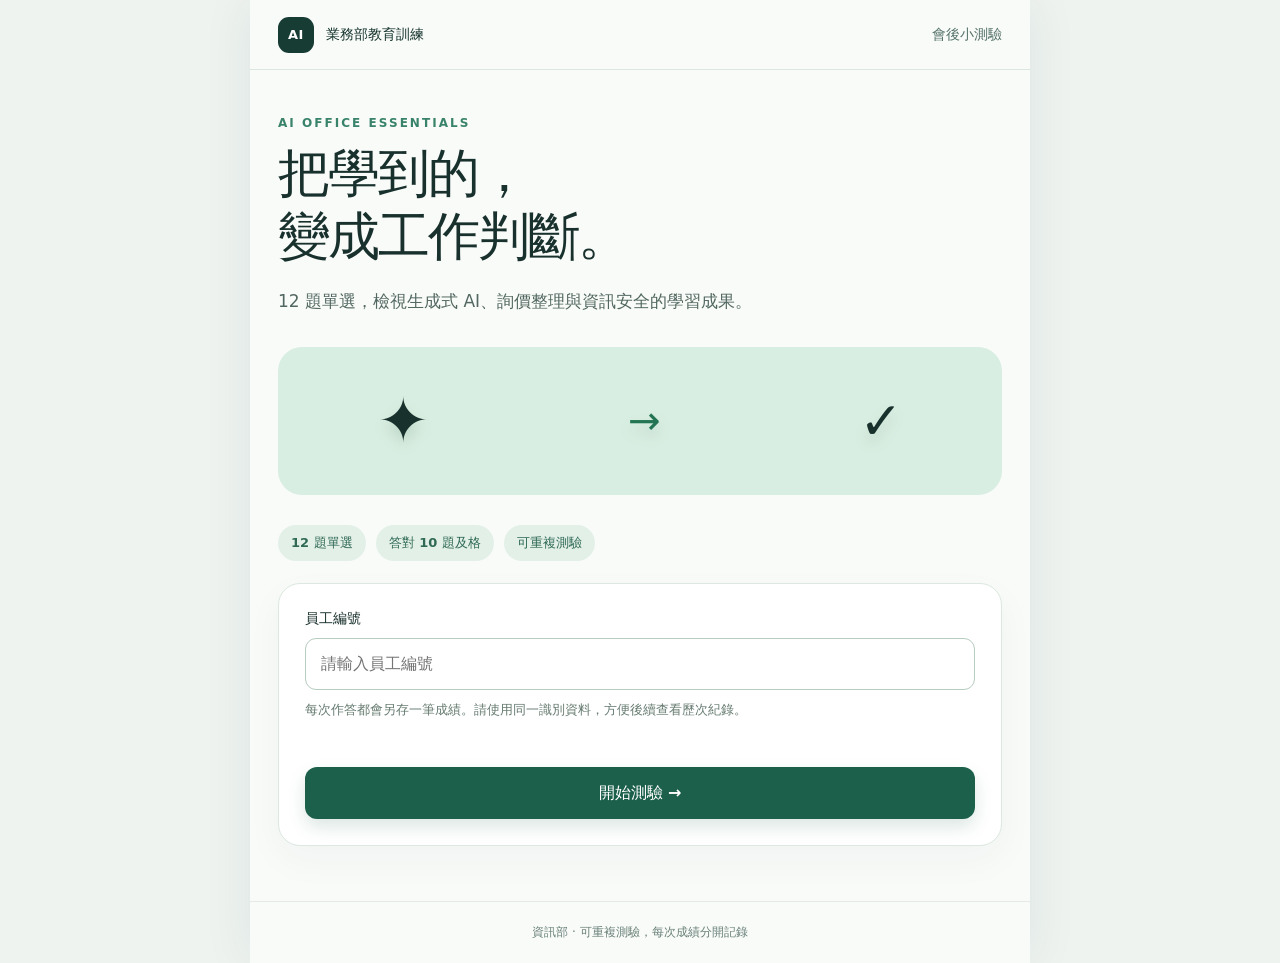
<file: index.html>
<!doctype html>
<html lang="zh-Hant">
<head>
  <meta charset="utf-8">
  <meta name="viewport" content="width=device-width, initial-scale=1, viewport-fit=cover">
  <meta name="theme-color" content="#122b27">
  <meta name="description" content="生成式 AI 辦公應用入門｜業務部教育訓練會後小測驗">
  <title>AI 教育訓練｜會後小測驗</title>
  <link rel="stylesheet" href="styles.css">
</head>
<body>
  <div class="shell">
    <header class="topbar"><span class="brand-mark">AI</span><span>業務部教育訓練</span><span class="topbar-end">會後小測驗</span></header>
    <main id="app" aria-live="polite"></main>
    <footer>資訊部 · 可重複測驗，每次成績分開記錄</footer>
  </div>
  <iframe name="sheet-submit-frame" id="sheet-submit-frame" title="成績傳送" hidden></iframe>
  <script src="config.js"></script>
  <script src="quiz.js"></script>
  <script src="app.js"></script>
</body>
</html>
</file>
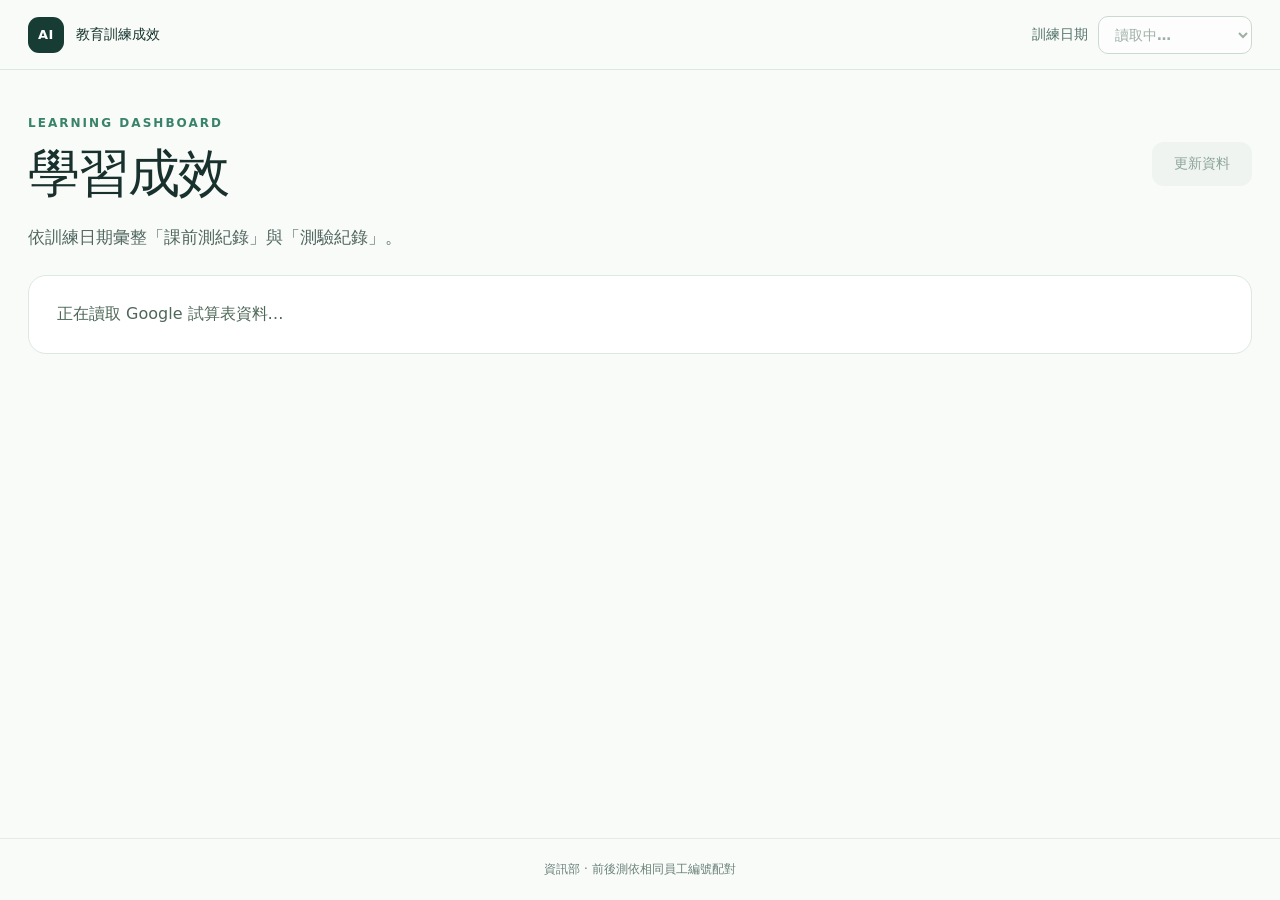
<file: dashboard.html>
<!doctype html>
<html lang="zh-Hant">
<head>
  <meta charset="utf-8">
  <meta name="viewport" content="width=device-width, initial-scale=1, viewport-fit=cover">
  <meta name="theme-color" content="#122b27">
  <meta name="robots" content="noindex,nofollow">
  <title>學習成效｜AI 教育訓練</title>
  <link rel="stylesheet" href="styles.css">
  <link rel="stylesheet" href="dashboard.css?v=5">
</head>
<body>
  <div class="shell dashboard-shell">
    <header class="topbar"><span class="brand-mark">AI</span><span>教育訓練成效</span><label class="topbar-end date-switch" for="session-date">訓練日期 <select id="session-date" aria-label="選擇訓練日期" disabled><option>讀取中…</option></select></label></header>
    <main id="dashboard" aria-live="polite">
      <p class="eyebrow">LEARNING DASHBOARD</p>
      <div class="dashboard-heading"><div><h1 class="hero-title">學習成效</h1><p class="lead">依訓練日期彙整「課前測紀錄」與「測驗紀錄」。</p></div><button class="btn btn-secondary refresh" id="refresh" type="button">更新資料</button></div>
      <div id="dashboard-content" role="status">正在讀取 Google 試算表資料…</div>
    </main>
    <footer>資訊部 · 前後測依相同員工編號配對</footer>
  </div>
  <iframe id="stats-frame" title="讀取成績統計" hidden></iframe>
  <script src="config.js"></script>
  <script src="quiz.js"></script>
  <script src="dashboard.js?v=5"></script>
</body>
</html>
</file>
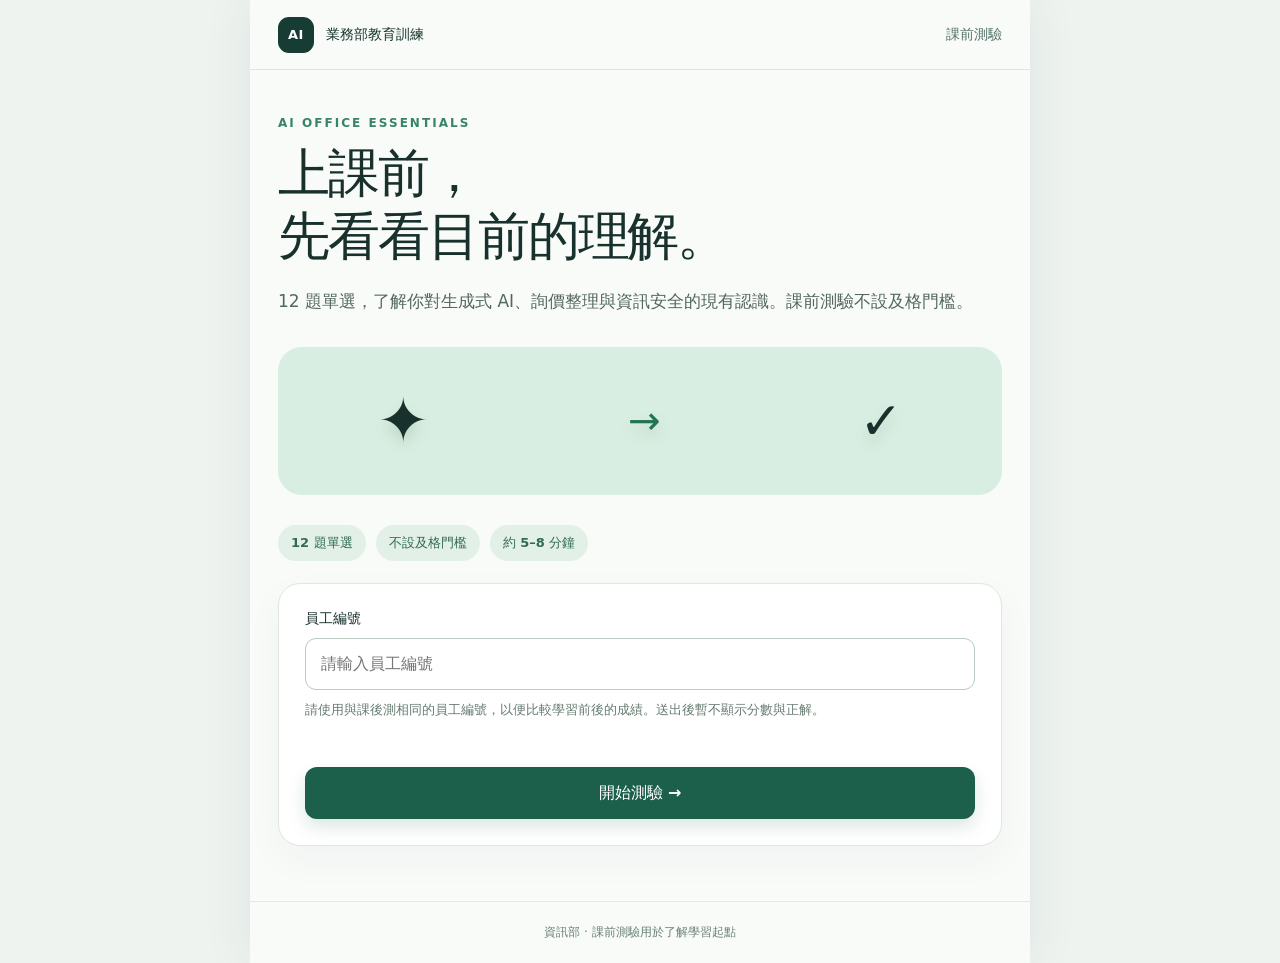
<file: pretest.html>
<!doctype html>
<html lang="zh-Hant">
<head>
  <meta charset="utf-8">
  <meta name="viewport" content="width=device-width, initial-scale=1, viewport-fit=cover">
  <meta name="theme-color" content="#122b27">
  <meta name="description" content="生成式 AI 辦公應用入門｜業務部教育訓練課前測驗">
  <title>AI 教育訓練｜課前測驗</title>
  <link rel="stylesheet" href="styles.css">
</head>
<body data-assessment="pre">
  <div class="shell">
    <header class="topbar"><span class="brand-mark">AI</span><span>業務部教育訓練</span><span class="topbar-end">課前測驗</span></header>
    <main id="app" aria-live="polite"></main>
    <footer>資訊部 · 課前測驗用於了解學習起點</footer>
  </div>
  <iframe name="sheet-submit-frame" id="sheet-submit-frame" title="作答傳送" hidden></iframe>
  <script src="config.js"></script>
  <script src="pretest-quiz.js"></script>
  <script src="app.js"></script>
</body>
</html>
</file>
<file: styles.css>
:root{font-family:Inter,"Noto Sans TC","Microsoft JhengHei",system-ui,sans-serif;color:#19312d;background:#eef3f0;font-synthesis:none}*{box-sizing:border-box}body{margin:0;min-height:100vh}.shell{max-width:780px;min-height:100vh;margin:auto;background:#f9fbf9;box-shadow:0 0 48px #18322b13;display:flex;flex-direction:column}.topbar{height:70px;display:flex;align-items:center;gap:12px;padding:0 28px;color:#17352e;font-size:14px;font-weight:700;border-bottom:1px solid #dce7e0}.brand-mark{display:grid;place-items:center;background:#173c34;color:#fff;border-radius:11px;width:36px;height:36px;font-size:13px;letter-spacing:.04em}.topbar-end{margin-left:auto;color:#55736a;font-weight:600}main{flex:1;padding:46px 28px 55px}footer{padding:22px 28px;text-align:center;color:#698078;font-size:12px;border-top:1px solid #e4ebe6}.eyebrow{text-transform:uppercase;letter-spacing:.17em;color:#38836a;font-size:12px;font-weight:800;margin:0 0 12px}.hero-title{font-size:clamp(32px,6vw,52px);line-height:1.22;letter-spacing:-.04em;margin:0 0 18px}.lead{font-size:17px;line-height:1.75;color:#51675f;margin:0 0 28px}.hero-art{background:#d9eee2;border-radius:24px;min-height:148px;margin:30px 0;display:flex;align-items:center;justify-content:space-around;overflow:hidden}.hero-art span{font-size:62px;filter:drop-shadow(0 8px 7px #184e2b26)}.hero-art span:nth-child(2){font-size:39px;color:#237452}.hero-art span:nth-child(3){font-size:52px}.panel{background:white;border:1px solid #dce8e0;box-shadow:0 14px 38px #193e2b0a;border-radius:22px;padding:26px}.meta-row{display:flex;gap:10px;flex-wrap:wrap;margin:22px 0}.pill{background:#e3f0e8;color:#306a55;border-radius:999px;padding:9px 13px;font-weight:700;font-size:13px}.field-label{display:block;font-size:14px;font-weight:700;margin:0 0 10px}input[type=text]{width:100%;min-height:52px;border:1.5px solid #b8ccc0;background:#fff;border-radius:11px;padding:12px 15px;font:inherit;font-size:16px;color:#19312d}input:focus-visible,button:focus-visible{outline:3px solid #84c6a4;outline-offset:2px}.help{color:#667b70;font-size:13px;line-height:1.5;margin:10px 0 0}.error{color:#a83636;font-size:14px;min-height:22px;margin:8px 0 0}.actions{display:flex;gap:12px;margin-top:28px}.btn{border:0;border-radius:12px;min-height:52px;padding:13px 22px;font:inherit;font-size:16px;font-weight:800;cursor:pointer}.btn-primary{background:#1c604b;color:#fff;box-shadow:0 8px 17px #1c604b27}.btn-primary:hover{background:#124b39}.btn-secondary{background:#e6eee8;color:#24513f}.btn:disabled{opacity:.5;cursor:not-allowed}.actions .btn{flex:1}.progress-row{display:flex;justify-content:space-between;color:#567568;font-size:14px;font-weight:700;margin-bottom:12px}.progress-track{height:8px;background:#dae8dd;border-radius:99px;overflow:hidden;margin-bottom:32px}.progress-fill{height:100%;background:#50a976;border-radius:99px;transition:width .2s}.question-title{font-size:clamp(23px,4vw,31px);letter-spacing:-.025em;line-height:1.48;margin:0 0 28px}.choices{display:grid;gap:12px}.choice{display:flex;gap:15px;align-items:flex-start;min-height:72px;padding:17px;background:#fff;border:1.5px solid #d8e6db;border-radius:14px;cursor:pointer;line-height:1.55}.choice:hover{border-color:#86b79a}.choice:has(input:checked){border-color:#238158;background:#edf8f0;box-shadow:0 0 0 1px #238158}.choice input{margin-top:5px;accent-color:#238158;flex:none}.choice-letter{font-weight:800;color:#237452}.review-title{font-size:28px;line-height:1.35;margin:0 0 16px}.review-list{display:grid;gap:10px;padding:0;list-style:none}.review-list li{display:flex;justify-content:space-between;align-items:center;padding:13px 15px;background:#fff;border:1px solid #e1ebe4;border-radius:11px;font-size:14px}.review-list a{color:#245a49;text-decoration:none;font-weight:700}.score-circle{width:154px;height:154px;border-radius:50%;display:flex;align-items:center;justify-content:center;flex-direction:column;background:#d9f1df;color:#18543b;margin:22px auto}.score-circle.fail{background:#fae9dc;color:#8c4c27}.score-number{font-size:49px;font-weight:900;line-height:1}.score-unit{font-size:14px;font-weight:700}.result-heading{text-align:center;font-size:30px;margin:0 0 7px}.result-detail{text-align:center;color:#5d7165;line-height:1.6}.status{border-radius:12px;padding:13px 15px;margin:20px 0;line-height:1.55;font-size:14px}.status.ok{background:#e4f3e8;color:#205b3d}.status.warn{background:#fff3dc;color:#77540a}.answer-review{margin-top:30px}.answer-review details{background:#fff;border:1px solid #dce7df;border-radius:12px;padding:15px;margin:10px 0;line-height:1.55}.answer-review summary{cursor:pointer;font-weight:700}.answer-review .wrong{color:#b04a39}.answer-review .right{color:#237452}.muted{color:#60776c}.loading{display:inline-block;width:17px;height:17px;border:2px solid currentColor;border-right-color:transparent;border-radius:50%;animation:spin .7s linear infinite;vertical-align:middle;margin-right:8px}@keyframes spin{to{transform:rotate(360deg)}}@media(max-width:560px){.topbar{height:62px;padding:0 18px}.topbar-end{display:none}main{padding:34px 18px 45px}.panel{padding:22px 18px}.hero-art{min-height:116px}.hero-art span{font-size:48px}.hero-art span:nth-child(2){font-size:31px}.hero-art span:nth-child(3){font-size:43px}.actions{position:sticky;bottom:0;background:#f9fbf9;padding:13px 0 max(13px,env(safe-area-inset-bottom));margin:14px 0 -13px}.btn{padding:12px}.choice{min-height:68px}}
.quiz-topic{display:inline-block;letter-spacing:0;text-transform:none;background:#e3f0e8;color:#28654d;border-radius:99px;padding:5px 9px;font-size:11px;margin-left:8px;vertical-align:middle}
</file>
<file: dashboard.css>
.dashboard-shell{max-width:1280px}.dashboard-heading{display:flex;justify-content:space-between;align-items:start;gap:20px}.dashboard-heading .lead{margin-bottom:22px}.refresh{white-space:nowrap;min-height:42px;font-size:14px}.nav-link{text-decoration:none}.nav-link:hover{text-decoration:underline}.kpi-grid{display:grid;grid-template-columns:repeat(4,minmax(0,1fr));gap:13px;margin:16px 0 28px}.kpi{background:#fff;border:1px solid #dce8e0;border-radius:18px;padding:22px 19px;box-shadow:0 8px 25px #193e2b09}.kpi-label{font-size:13px;color:#60786b;font-weight:700}.kpi-number{display:block;font-weight:900;font-size:clamp(28px,4vw,42px);letter-spacing:-.04em;margin:9px 0 3px;color:#185744}.kpi-note{font-size:12px;color:#72877b}.dashboard-grid{display:grid;grid-template-columns:1fr 1fr;gap:16px}.chart-panel{background:#fff;border:1px solid #dce8e0;border-radius:20px;padding:24px}.chart-panel h2{font-size:20px;margin:0 0 8px}.chart-intro{font-size:13px;line-height:1.55;color:#6b8073;margin:0 0 22px}.chart-row{display:grid;grid-template-columns:70px 1fr 43px;gap:11px;align-items:center;margin:15px 0;font-size:14px}.chart-row strong{text-align:right}.bar-track{height:13px;border-radius:99px;background:#e7eee8;overflow:hidden}.bar-fill{height:100%;border-radius:99px;background:#27845c}.bar-fill.mid{background:#d6a450}.bar-fill.low{background:#c47d6e}.question-panel{grid-column:1/-1}.question-grid{display:grid;grid-template-columns:1fr 1fr;gap:0 36px}.question-row{display:grid;grid-template-columns:72px minmax(0,1fr) 56px;gap:10px;align-items:center;margin:11px 0;font-size:13px}.question-row strong{text-align:right}.question-row strong:first-child{text-align:left;white-space:nowrap}.question-text{grid-column:2;line-height:1.4;color:#61766c;font-size:12px;margin-top:-4px}.dashboard-note{color:#647b6e;font-size:12px;line-height:1.55;margin:18px 0}.empty-state{background:#fff;border:1px solid #dce8e0;border-radius:18px;padding:30px;color:#4e6858;line-height:1.7}.loading-panel{background:#fff;border:1px solid #dce8e0;border-radius:18px;padding:28px;color:#4e6858}@media(max-width:700px){.kpi-grid{grid-template-columns:repeat(2,minmax(0,1fr))}.dashboard-grid{grid-template-columns:1fr}.question-grid{grid-template-columns:1fr}.dashboard-heading{align-items:center}.dashboard-heading .hero-title{font-size:36px}}@media(max-width:420px){.dashboard-heading{display:block}.refresh{margin-bottom:18px}.kpi{padding:17px 15px}.kpi-number{font-size:31px}.chart-panel{padding:20px}.chart-row{grid-template-columns:66px 1fr 38px}}
.category-panel{margin-bottom:16px}.category-grid{display:grid;grid-template-columns:repeat(2,minmax(0,1fr));gap:12px}.category-card{background:#f7faf7;border:1px solid #dfe9e1;border-radius:15px;padding:18px}.category-card.needs-review{background:#fff9ee;border-color:#e8c98c}.category-head{display:flex;align-items:center;justify-content:space-between;gap:8px}.category-head h3{font-size:16px;line-height:1.4;margin:0}.focus-badge{white-space:nowrap;border-radius:99px;background:#f3dfb2;color:#755215;font-size:11px;font-weight:800;padding:5px 8px}.category-rate{display:block;font-size:34px;color:#195e45;margin:12px 0 2px}.category-detail{font-size:12px;color:#60786b;line-height:1.5;margin:0 0 13px}.question-item{padding:10px 0;border-bottom:1px solid #edf1ed}.question-item:last-child{border-bottom:0}.question-row{margin:0 0 8px}.topic-tag{display:inline-block;background:#e6f1e9;color:#2e7052;border-radius:99px;padding:3px 8px;font-size:11px;font-weight:700;margin:0 6px 0 72px}.question-text{display:block;margin:6px 0 0 72px}@media(max-width:700px){.category-grid{grid-template-columns:1fr}}
.comparison-section{padding:24px 0 30px;border-bottom:1px solid #dce8e0;margin-bottom:30px}.comparison-section>h2,.section-title{font-size:24px;margin:0 0 8px}.comparison-grid{display:grid;grid-template-columns:1.45fr 1fr;gap:16px}.comparison-grid h3{font-size:18px;margin:0 0 8px}.compare-category{padding:15px 0;border-top:1px solid #edf1ed}.compare-category:first-of-type{border-top:0}.compare-category-title{display:flex;justify-content:space-between;gap:12px;font-size:14px;margin-bottom:12px}.compare-bars{display:grid;grid-template-columns:34px 1fr 42px;gap:8px 10px;align-items:center;font-size:12px}.compare-bars strong{text-align:right}.pre-fill{background:#9ab8a4}.gain-positive{color:#207b50}.gain-negative{color:#ab5849}.movement{display:grid;grid-template-columns:repeat(3,1fr);gap:8px;margin:18px 0}.movement>div{background:#f6faf6;border-radius:14px;text-align:center;padding:16px 8px}.movement strong{display:block;font-size:32px}.movement span{font-size:12px;color:#60786b}.section-title{margin:4px 0 16px}@media(max-width:700px){.comparison-grid{grid-template-columns:1fr}.comparison-section{padding-top:12px}}
.average-chart{margin-bottom:16px;background:linear-gradient(135deg,#f7fbf8,#fff)}.average-chart-head{display:flex;align-items:start;justify-content:space-between;gap:20px}.average-chart-head h3{font-size:18px;margin:0 0 6px}.average-chart-head .chart-intro{margin-bottom:18px}.gain-chip{flex:none;padding:8px 13px;border-radius:999px;background:#dff1e5;color:#176344;font-size:17px}.gain-chip.negative{background:#fae9e5;color:#9b4b42}.average-chart-rows{display:grid;gap:18px}.average-chart-row{display:grid;grid-template-columns:42px minmax(0,1fr) 58px;gap:13px;align-items:center;font-size:14px}.average-chart-row strong{text-align:right;font-size:16px}.average-track{height:24px;border-radius:999px;background:#e7eee8;overflow:hidden}.average-fill{height:100%;border-radius:999px;min-width:0}.average-fill.before{background:#9ab8a4}.average-fill.after{background:#27845c}.compare-category-title>span{border-radius:999px;background:#e4f2e8;padding:4px 9px;font-weight:800;white-space:nowrap}.compare-category-title>span.gain-negative{background:#fae9e5}.compare-category-title>span:not(.gain-positive):not(.gain-negative){background:#edf1ed;color:#61766c}@media(max-width:420px){.average-chart-head{gap:8px}.average-chart-row{grid-template-columns:36px minmax(0,1fr) 50px;gap:8px}.average-chart-row strong{font-size:14px}.gain-chip{font-size:15px;padding:7px 10px}}

.donut-layout{display:flex;align-items:center;gap:24px;margin:18px 0 12px}.donut-chart{position:relative;flex:0 0 188px;width:188px;height:188px;border-radius:50%;background:conic-gradient(#27845c 0 var(--improved),#aebeb2 var(--improved) calc(var(--improved) + var(--steady)),#c47d6e calc(var(--improved) + var(--steady)) 100%);display:grid;place-items:center}.donut-center{width:126px;height:126px;border-radius:50%;background:#fff;display:grid;align-content:center;justify-items:center;box-shadow:0 0 0 1px #e4ece6 inset}.donut-center strong{font-size:36px;line-height:1;color:#185744}.donut-center span{font-size:12px;color:#60786b;margin-top:6px}.donut-legend{display:grid;gap:14px;min-width:130px;flex:1}.donut-legend>div{display:grid;grid-template-columns:12px 1fr auto;gap:8px;align-items:center;font-size:14px}.donut-legend strong{white-space:nowrap}.legend-dot{width:11px;height:11px;border-radius:50%}.legend-dot.improved{background:#27845c}.legend-dot.steady{background:#aebeb2}.legend-dot.declined{background:#c47d6e}@media(max-width:900px){.donut-layout{flex-wrap:wrap}.donut-chart{margin:auto}.donut-legend{width:100%}}

.date-switch{display:flex;align-items:center;gap:10px;white-space:nowrap}.date-switch select{min-width:154px;padding:9px 34px 9px 12px;border:1px solid #b8ccc0;border-radius:10px;background:#fff;color:#19312d;font:inherit;cursor:pointer}.date-switch select:disabled{cursor:wait;color:#789084}.date-switch select:focus-visible{outline:3px solid #84c6a4;outline-offset:2px}@media(max-width:560px){.date-switch.topbar-end{display:flex}.date-switch{font-size:12px}.date-switch select{min-width:126px;padding:7px 8px}}
</file>
